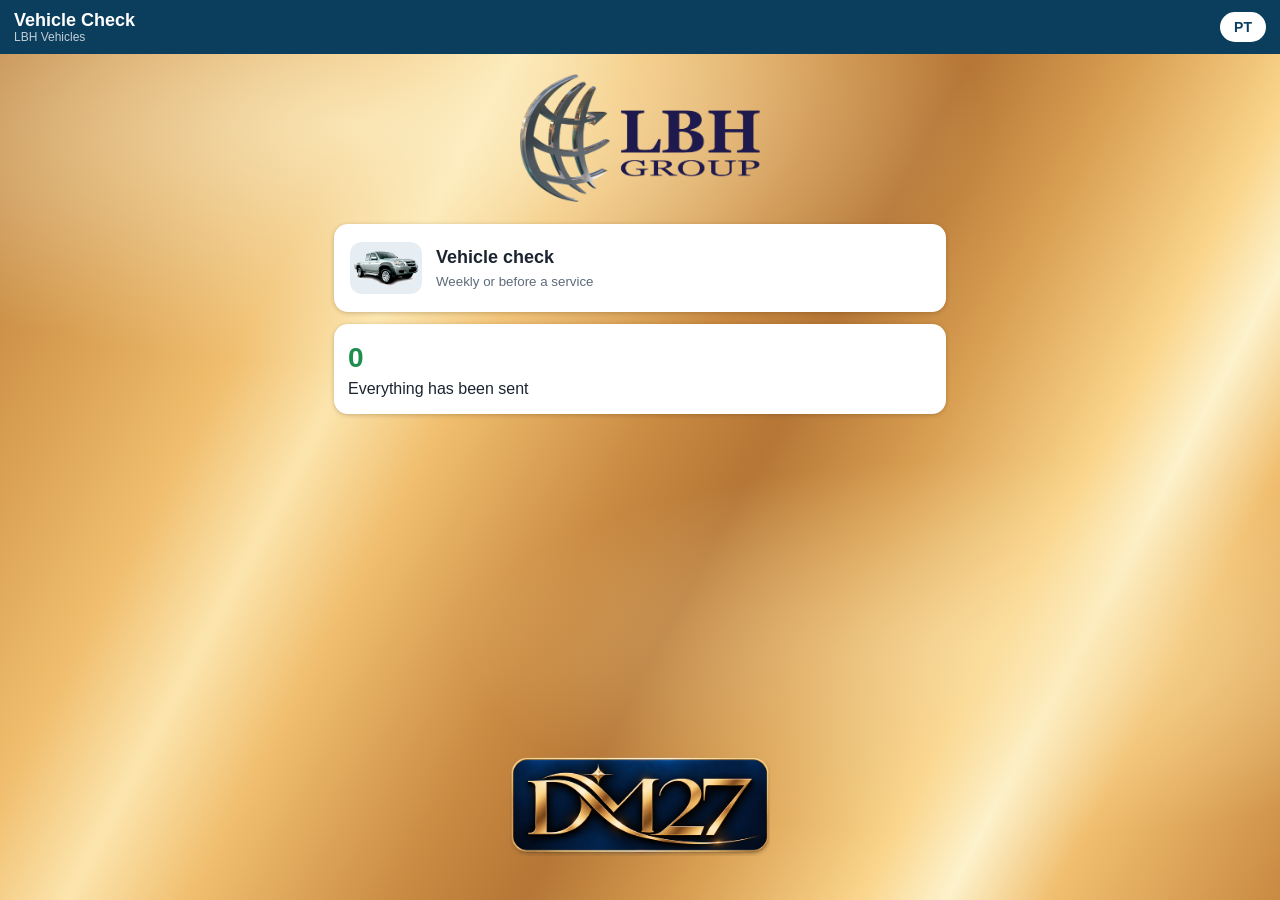
<file: index.html>
<!DOCTYPE html>
<html lang="en">
<head>
<meta charset="utf-8">
<meta name="viewport" content="width=device-width, initial-scale=1, viewport-fit=cover">
<meta name="theme-color" content="#0b3d5c">
<meta name="apple-mobile-web-app-capable" content="yes">
<meta name="apple-mobile-web-app-status-bar-style" content="black-translucent">
<meta name="apple-mobile-web-app-title" content="Vehicle Check">
<title>Vehicle Check</title>
<link rel="manifest" href="manifest.webmanifest">
<link rel="icon" href="icons/icon-192.png">
<link rel="apple-touch-icon" href="icons/icon-180.png">
<link rel="stylesheet" href="style.css">
</head>
<body>
<header class="top">
  <button id="backBtn" class="back hidden" aria-label="Back">‹</button>
  <div class="brand"><strong id="hdrTitle">Vehicle Check</strong><span id="hdrSub">LBH Vehicles</span></div>
  <button id="langBtn" class="lang">PT</button>
</header>
<div id="netBanner" class="banner hidden"></div>
<main id="view"></main>
<div id="toast" class="toast hidden"></div>
<script src="config.js"></script>
<script src="data.js"></script>
<script src="fleet.js"></script>
<script src="app.js"></script>
</body>
</html>
</file>
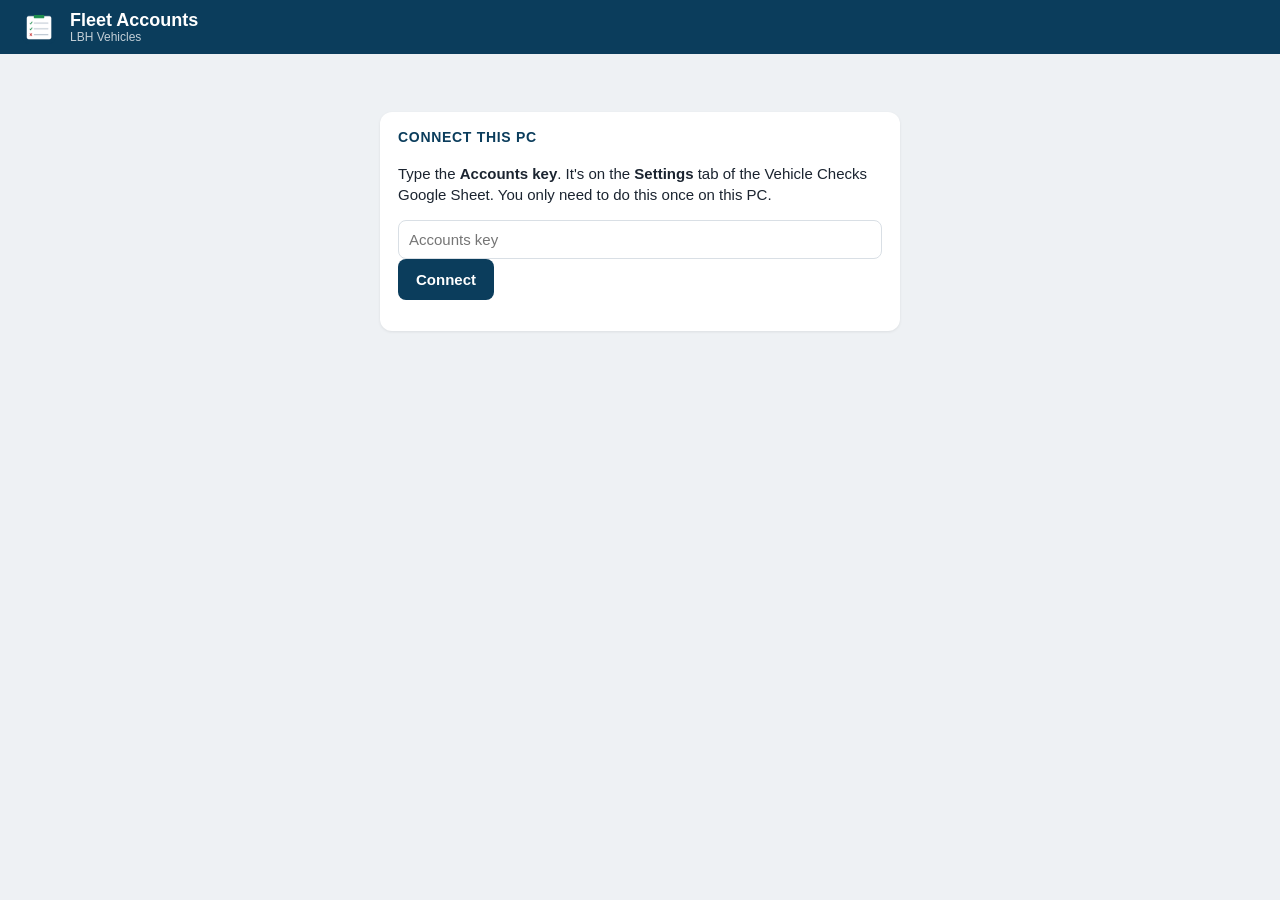
<file: accounts/index.html>
<!DOCTYPE html>
<html lang="en">
<head>
<meta charset="utf-8">
<meta name="viewport" content="width=device-width, initial-scale=1">
<meta name="robots" content="noindex">
<title>Fleet Accounts – LBH Vehicles</title>
<link rel="icon" href="../icons/icon-192.png">
<link rel="stylesheet" href="../controller/controller.css">
<link rel="stylesheet" href="accounts.css">
</head>
<body>
<header class="top">
  <img src="../icons/icon-192.png" alt="" class="logo">
  <div class="brand"><strong>Fleet Accounts</strong><span>LBH Vehicles</span></div>
  <nav id="tabs" class="hidden">
    <button data-tab="needs" class="on">Needs costs <span id="needBadge" class="badge hidden"></span></button>
    <button data-tab="vehicles">Vehicles</button>
    <button data-tab="running">Add running cost</button>
    <button data-tab="reports">Reports</button>
  </nav>
  <button id="reload" class="ghost hidden" title="Reload data from the Sheet">⟳ Refresh</button>
</header>

<main>
  <section id="gate" class="card narrow hidden">
    <h2>Connect this PC</h2>
    <p>Type the <b>Accounts key</b>. It's on the <b>Settings</b> tab of the Vehicle Checks Google Sheet. You only need to do this once on this PC.</p>
    <form id="gateForm"><input id="akey" autocomplete="off" placeholder="Accounts key" required> <button class="btn">Connect</button></form>
    <p id="gateMsg" class="err"></p>
  </section>

  <div id="loading" class="card narrow">Loading costs…</div>

  <!-- jobs waiting for costs -->
  <section id="tab-needs" class="hidden">
    <div class="card">
      <div class="bar"><h2>Jobs waiting for costs</h2>
        <label class="inline">Site <select id="needSite"></select></label>
        <label class="inline"><input type="checkbox" id="needOnly" checked> Only vehicles with jobs to cost</label>
        <button class="btn sec slim" id="needExport">⬇ Export to Excel</button>
      </div>
      <div id="needSummary" class="summary"></div>
      <div id="needList"></div>
      <p class="muted small">Every workshop job (controller page, supervisor app or imported service report) that has no total cost is listed here until its costs are entered.</p>
    </div>
  </section>

  <!-- every vehicle by site with its costs -->
  <section id="tab-vehicles" class="hidden">
    <div class="card period" data-period></div>
    <div class="card" id="vehListCard">
      <div class="bar"><h2>Costs per vehicle</h2>
        <label class="inline">Site <select id="vehSite"></select></label>
      </div>
      <div class="scroll"><table class="list costs" id="vehTable"></table></div>
      <p class="muted small">Click a vehicle to see every cost on it.</p>
    </div>
    <div class="card hidden" id="vehDetailCard">
      <div class="bar"><h2 id="vehTitle"></h2>
        <button class="btn sec slim" id="vehBack">‹ All vehicles</button>
        <button class="btn sec slim" id="vehAddRun">+ Running cost</button>
        <button class="btn slim" id="vehExport">⬇ Export to Excel</button>
      </div>
      <div id="vehSummary" class="summary"></div>
      <div class="scroll"><table class="list costs" id="vehLines"></table></div>
    </div>
  </section>

  <!-- running costs -->
  <section id="tab-running" class="hidden">
    <form id="runForm" autocomplete="off" novalidate class="card">
      <div class="bar"><h2 id="runTitle">Add a running cost</h2><button type="button" class="btn sec slim hidden" id="runCancel">Cancel edit</button></div>
      <div class="grid g4">
        <label class="span2">Vehicle *<select name="reg" required></select></label>
        <label>Date *<input type="date" name="date" required></label>
        <label>Category *<select name="category" required></select></label>
      </div>
      <div class="grid g4">
        <label>Amount (<span class="cur"></span>) *<input type="number" name="amount" min="0" step="0.01" required></label>
        <label class="fuelOnly">Litres<input type="number" name="litres" min="0" step="0.01"></label>
        <label>Km on odometer<input type="number" name="km" min="0" step="1"></label>
        <label>Supplier<input name="supplier" list="suppliers"></label>
      </div>
      <div class="grid g4">
        <label class="span2">Description<input name="desc" placeholder="e.g. Annual insurance 2027, toll Maputo–Matola"></label>
        <label>Invoice / receipt no.<input name="invNo"></label>
        <label>Invoice / receipt (PDF or photo)<input type="file" name="invoice" accept="application/pdf,image/*"></label>
      </div>
      <div class="grid g4">
        <label class="span2">Entered by *<input name="by" required></label>
        <label class="span2">Notes<input name="notes"></label>
      </div>
      <datalist id="suppliers"></datalist>
      <div class="actions">
        <span id="runMsg" class="err"></span>
        <button type="button" id="runDelete" class="btn danger hidden">Delete</button>
        <button id="runSave" class="btn">Save running cost</button>
      </div>
    </form>
    <div class="card">
      <div class="bar"><h2>Latest running costs</h2></div>
      <div class="scroll"><table class="list" id="runRecent"></table></div>
    </div>
  </section>

  <!-- reports -->
  <section id="tab-reports" class="hidden">
    <div class="card period" data-period></div>
    <div class="card">
      <div class="bar"><h2>Report</h2>
        <label class="inline">For <select id="repScope"></select></label>
        <button class="btn slim" id="repExport">⬇ Export to Excel</button>
      </div>
      <div id="repSummary" class="summary"></div>
      <h3>By category</h3><table class="list costs" id="repCat"></table>
      <div id="repSiteBox"><h3>By site</h3><div class="scroll"><table class="list costs" id="repSite"></table></div></div>
      <div id="repVehBox"><h3>By vehicle</h3><div class="scroll"><table class="list costs" id="repVeh"></table></div></div>
      <h3>By month</h3><div class="scroll"><table class="list costs" id="repMonth"></table></div>
      <p class="muted small" id="repNote"></p>
    </div>
  </section>
</main>

<!-- enter costs for a job -->
<dialog id="jobDlg">
  <form method="dialog" id="jobForm" autocomplete="off" novalidate>
    <h2 id="jobTitle">Enter costs</h2>
    <div id="jobInfo" class="jobinfo"></div>
    <div class="grid g4">
      <label>Parts (<span class="cur"></span>)<input type="number" name="parts" min="0" step="0.01"></label>
      <label>Labour<input type="number" name="labour" min="0" step="0.01"></label>
      <label>Other<input type="number" name="other" min="0" step="0.01"></label>
      <label>Total<output id="jobTotal" class="out big">0</output></label>
    </div>
    <div class="grid g4">
      <label class="span2">Workshop / supplier<input name="workshop" list="workshops"></label>
      <label>Invoice no.<input name="invNo"></label>
      <label>Invoice (PDF or photo)<input type="file" name="invoice" accept="application/pdf,image/*"></label>
    </div>
    <div class="grid g4">
      <label class="span2">Entered by *<input name="by" required></label>
      <label class="span2">Note for the record<input name="notes"></label>
    </div>
    <datalist id="workshops"></datalist>
    <div class="actions">
      <span id="jobMsg" class="err"></span>
      <button type="button" class="btn sec" id="jobCancel">Cancel</button>
      <button type="button" class="btn" id="jobSave">Save costs</button>
    </div>
  </form>
</dialog>

<div id="toast" class="toast hidden"></div>

<script src="../config.js"></script>
<script src="xlsx-lite.js"></script>
<script src="accounts.js"></script>
</body>
</html>
</file>
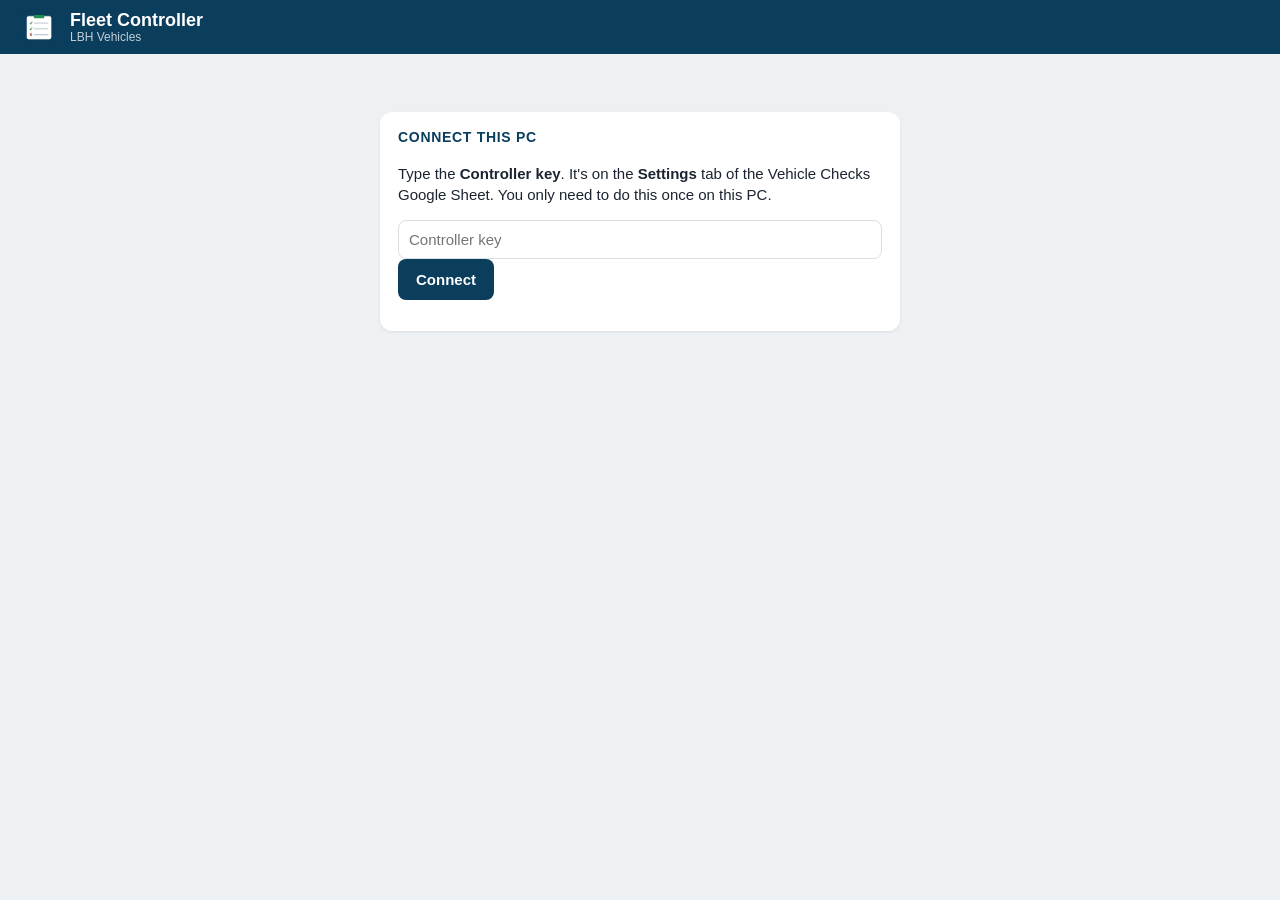
<file: controller/index.html>
<!DOCTYPE html>
<html lang="en">
<head>
<meta charset="utf-8">
<meta name="viewport" content="width=device-width, initial-scale=1">
<meta name="robots" content="noindex">
<title>Fleet Controller – LBH Vehicles</title>
<link rel="icon" href="../icons/icon-192.png">
<link rel="stylesheet" href="controller.css">
</head>
<body>
<header class="top">
  <img src="../icons/icon-192.png" alt="" class="logo">
  <div class="brand"><strong>Fleet Controller</strong><span>LBH Vehicles</span></div>
  <nav id="tabs" class="hidden">
    <button data-tab="work" class="on">Record work</button>
    <button data-tab="fleet">Fleet status</button>
    <button data-tab="recent">Recent work</button>
  </nav>
  <button id="reload" class="ghost hidden" title="Reload data from the Sheet">⟳ Refresh</button>
</header>

<main>
  <!-- first-time key -->
  <section id="gate" class="card narrow hidden">
    <h2>Connect this PC</h2>
    <p>Type the <b>Controller key</b>. It's on the <b>Settings</b> tab of the Vehicle Checks Google Sheet. You only need to do this once on this PC.</p>
    <form id="gateForm"><input id="ckey" autocomplete="off" placeholder="Controller key" required> <button class="btn">Connect</button></form>
    <p id="gateMsg" class="err"></p>
  </section>

  <div id="loading" class="card narrow">Loading fleet…</div>

  <!-- record work -->
  <section id="tab-work" class="hidden">
    <form id="workForm" autocomplete="off" novalidate>
      <div class="card">
        <h2>Vehicle &amp; job</h2>
        <div class="grid g4">
          <label class="span2">Vehicle *<select name="reg" required></select></label>
          <label>Date *<input type="date" name="date" required></label>
          <label>Km on odometer<input type="number" name="km" min="0" step="1" inputmode="numeric"></label>
        </div>
        <div id="vehInfo" class="info"></div>
        <div class="grid g4">
          <label>Type of work *<select name="type" required></select></label>
          <label class="span2">Workshop / mechanic<input name="workshop" list="workshops"></label>
          <label>Invoice no.<input name="invoiceNo"></label>
        </div>
        <label>Work done (one job per line) *<textarea name="work" rows="4" required placeholder="e.g. Engine service&#10;Rear brake pads replaced&#10;Tailgate latch repaired"></textarea></label>
      </div>

      <div class="card">
        <h2>Parts &amp; materials</h2>
        <table class="parts">
          <thead><tr><th style="width:34%">Part</th><th style="width:20%">Part no.</th><th style="width:9%">Qty</th><th style="width:15%">Unit cost</th><th style="width:15%" class="num">Line total</th><th></th></tr></thead>
          <tbody id="partRows"></tbody>
        </table>
        <button type="button" id="addPart" class="btn sec">+ Add part</button>
        <datalist id="partNames"></datalist><datalist id="workshops"></datalist>
      </div>

      <div class="card">
        <h2>Costs</h2>
        <div class="grid g4">
          <label>Parts<output id="partsTotal" class="out">0</output></label>
          <label>Labour<input type="number" name="labour" min="0" step="0.01"></label>
          <label>Other (towing, transport…)<input type="number" name="other" min="0" step="0.01"></label>
          <label>Total<output id="grandTotal" class="out big">0</output></label>
        </div>
        <label>Invoice / quote (PDF or photo)<input type="file" name="invoice" accept="application/pdf,image/*"></label>
      </div>

      <div class="card" id="defectCard">
        <h2>Open defects on this vehicle</h2>
        <div id="defectList" class="muted">Choose a vehicle.</div>
      </div>

      <div class="card">
        <h2>Still to do</h2>
        <label>Work still needed on this vehicle (one per line). Each line stays on the "work needed" list until it is closed.
          <textarea name="followups" rows="3" placeholder="e.g. Jack broken – needs replacing&#10;AC not cooling – quote needed"></textarea></label>
        <div class="grid g4">
          <label class="span2">Entered by *<input name="enteredBy" required></label>
          <label class="span2">Notes<input name="notes"></label>
        </div>
      </div>

      <div class="actions">
        <span id="formMsg" class="err"></span>
        <button type="button" id="clearForm" class="btn sec">Clear form</button>
        <button id="submitBtn" class="btn">Save work record</button>
      </div>
    </form>
  </section>

  <!-- fleet status -->
  <section id="tab-fleet" class="hidden">
    <div class="card">
      <div class="bar"><h2>Fleet status</h2>
        <label class="inline">Site <select id="siteFilter"><option value="">All sites</option></select></label>
        <label class="inline"><input type="checkbox" id="onlyActive" checked> Active only</label>
      </div>
      <div id="summary" class="summary"></div>
      <div class="scroll"><table class="list" id="fleetTable"></table></div>
      <p class="muted small">Click a vehicle to record work on it.</p>
    </div>
  </section>

  <!-- recent -->
  <section id="tab-recent" class="hidden">
    <div class="card"><h2>Last 25 work records</h2><div class="scroll"><table class="list" id="recentTable"></table></div></div>
  </section>
</main>
<div id="toast" class="toast hidden"></div>

<script src="../config.js"></script>
<script src="../data.js"></script>
<script src="controller.js"></script>
</body>
</html>
</file>
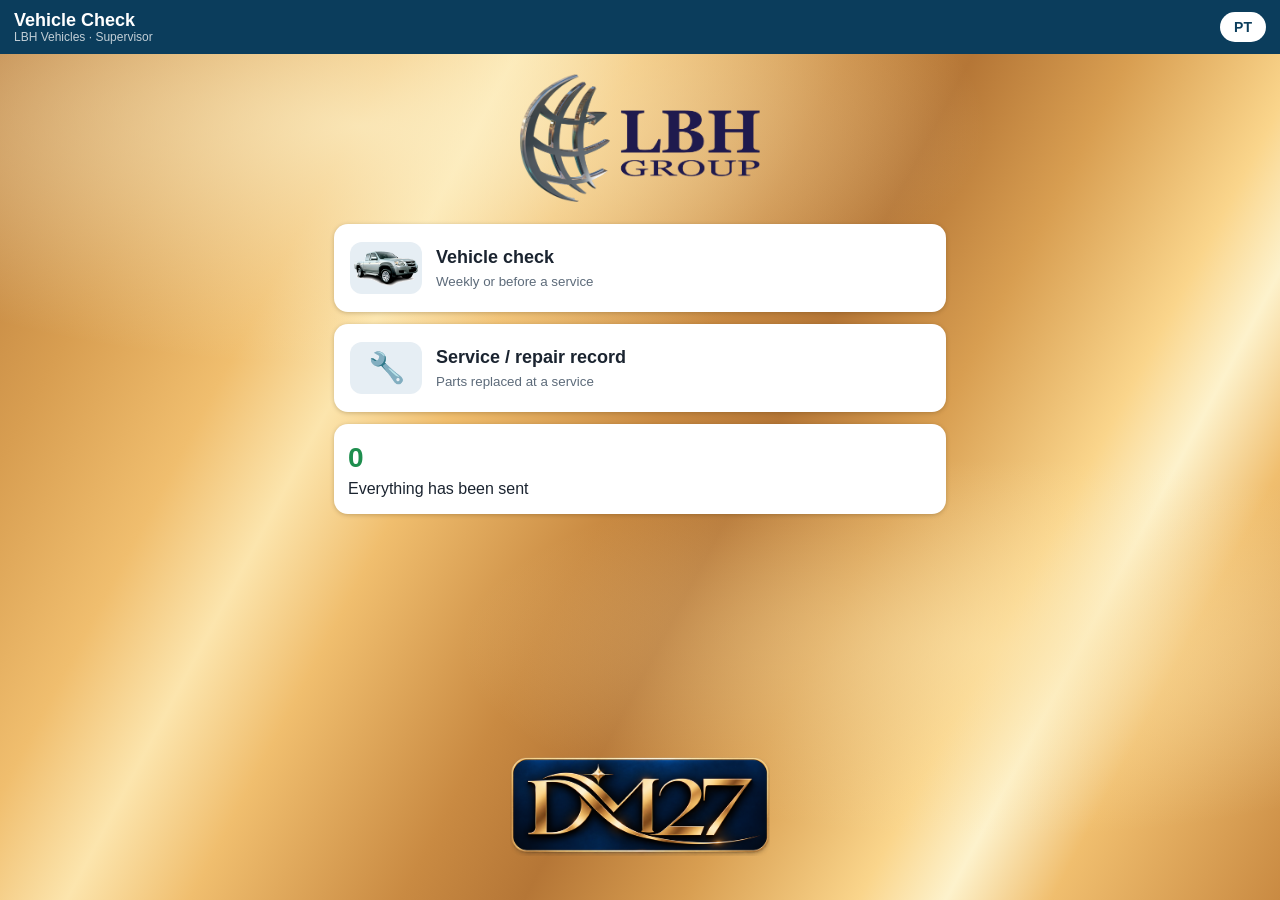
<file: supervisor/index.html>
<!DOCTYPE html>
<html lang="en">
<head>
<meta charset="utf-8">
<meta name="viewport" content="width=device-width, initial-scale=1, viewport-fit=cover">
<meta name="theme-color" content="#0b3d5c">
<meta name="apple-mobile-web-app-capable" content="yes">
<meta name="apple-mobile-web-app-status-bar-style" content="black-translucent">
<meta name="apple-mobile-web-app-title" content="VC Supervisor">
<title>Vehicle Check – Supervisor</title>
<link rel="manifest" href="manifest.webmanifest">
<link rel="icon" href="../icons/icon-192.png">
<link rel="apple-touch-icon" href="../icons/icon-180.png">
<link rel="stylesheet" href="../style.css">
</head>
<body>
<header class="top">
  <button id="backBtn" class="back hidden" aria-label="Back">‹</button>
  <div class="brand"><strong id="hdrTitle">Vehicle Check</strong><span id="hdrSub">LBH Vehicles</span></div>
  <button id="langBtn" class="lang">PT</button>
</header>
<div id="netBanner" class="banner hidden"></div>
<main id="view"></main>
<div id="toast" class="toast hidden"></div>
<script>window.APP_MODE = "supervisor"; window.APP_BASE = "../";</script>
<script src="../config.js"></script>
<script src="../data.js"></script>
<script src="../fleet.js"></script>
<script src="../app.js"></script>
</body>
</html>
</file>
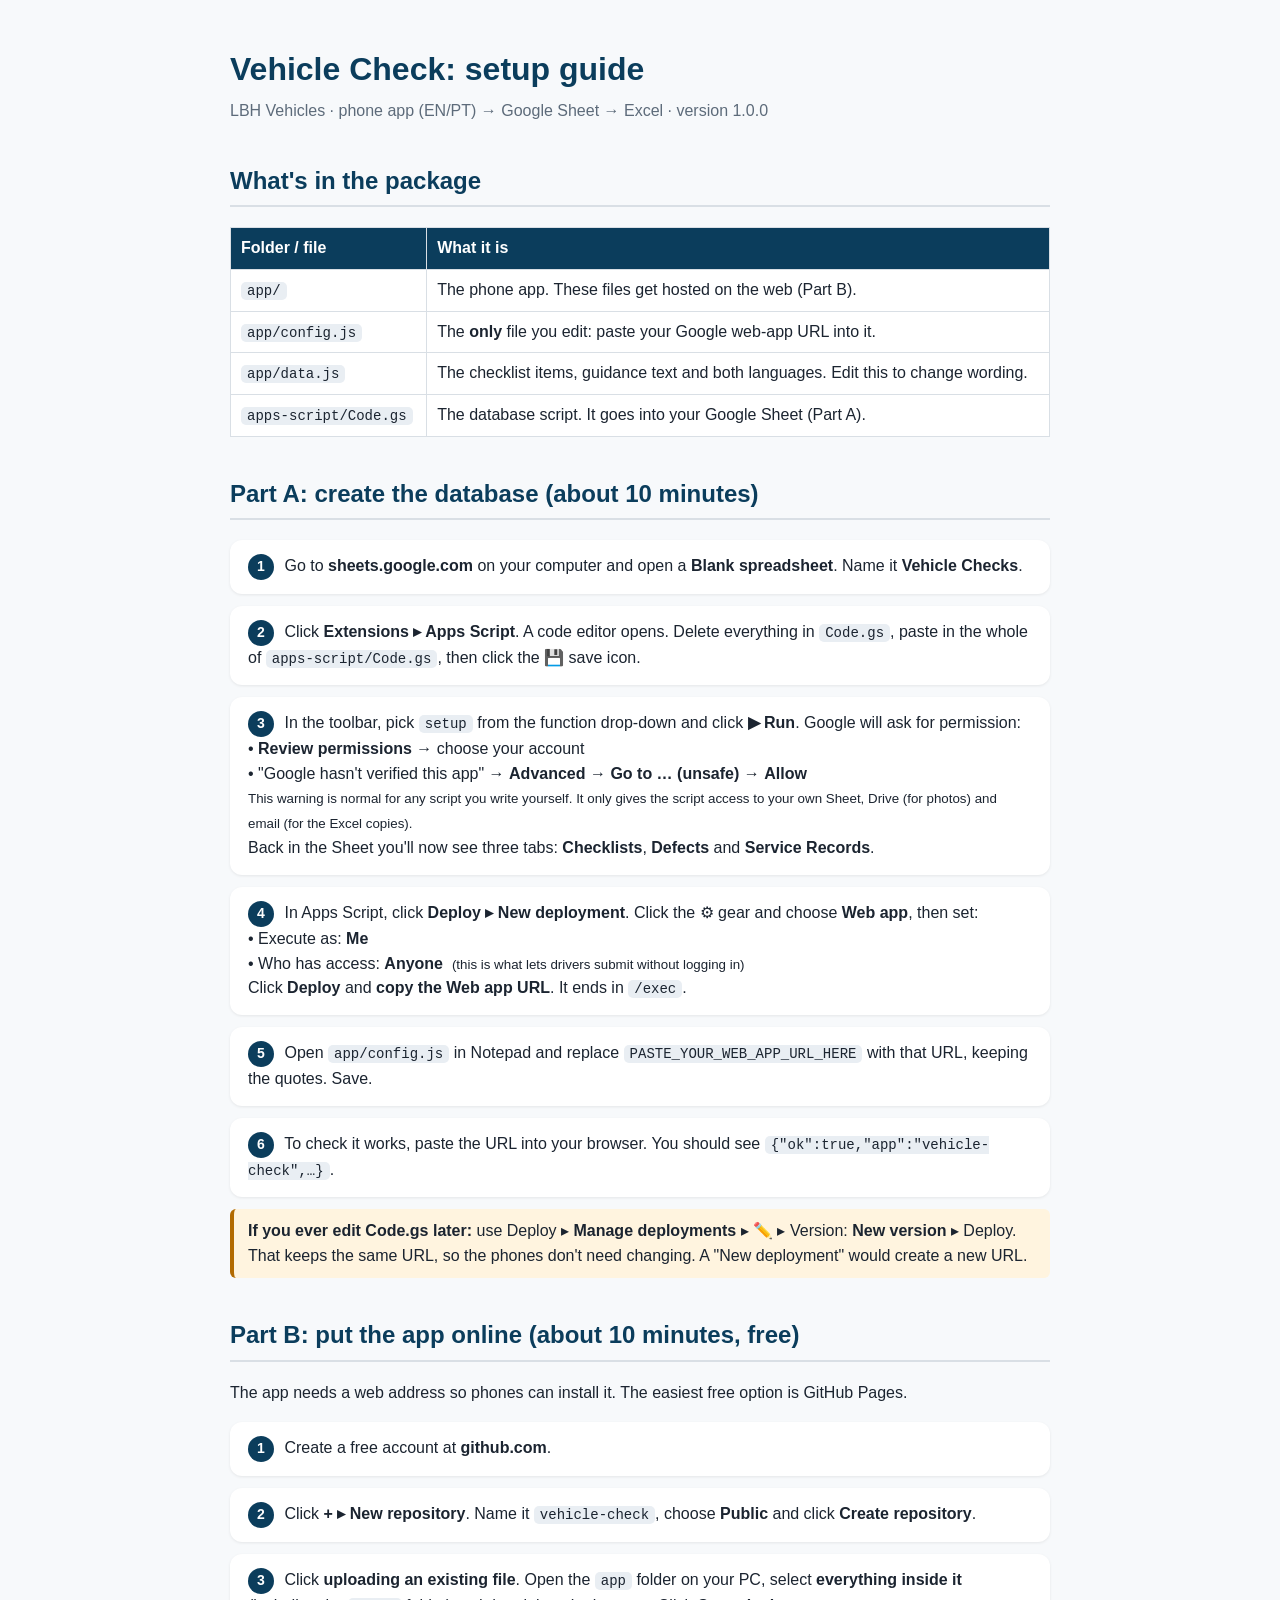
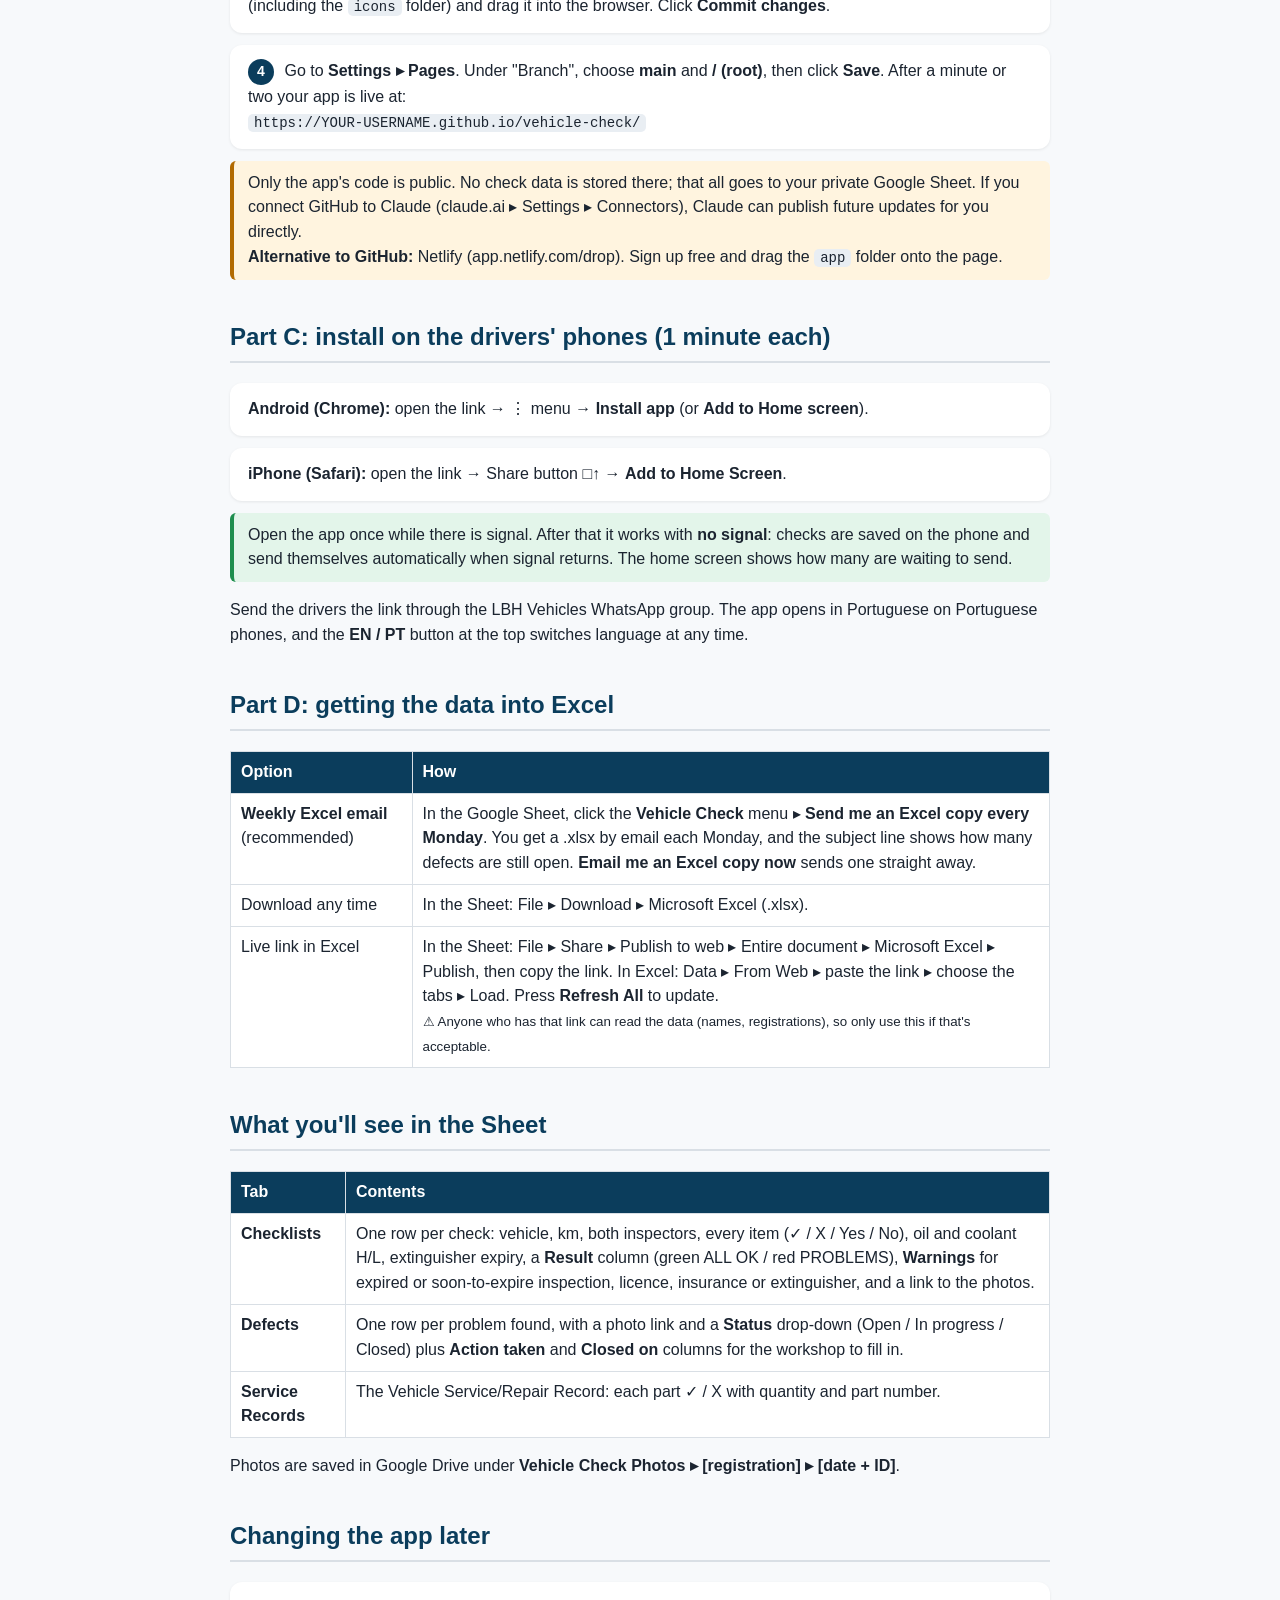
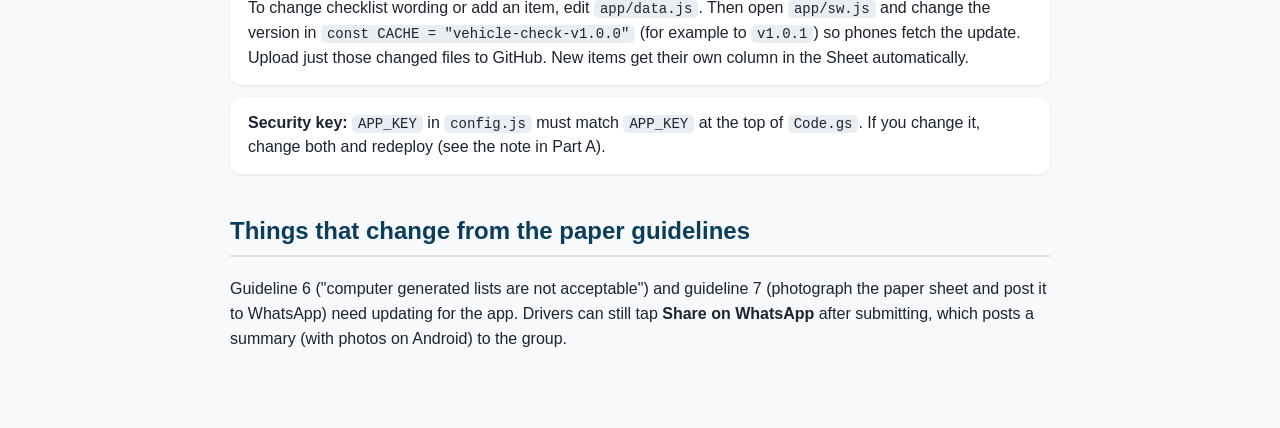
<file: SETUP-GUIDE.html>
<!DOCTYPE html>
<html lang="en"><head><meta charset="utf-8"><meta name="viewport" content="width=device-width,initial-scale=1">
<title>Vehicle Check – Setup Guide</title>
<style>
body{font:16px/1.55 -apple-system,Segoe UI,Roboto,Arial,sans-serif;color:#1b2430;max-width:820px;margin:0 auto;padding:24px 20px 60px;background:#f7f9fb}
h1{color:#0b3d5c;margin-bottom:4px}h1+p{color:#5d6b7a;margin-top:0}
h2{color:#0b3d5c;border-bottom:2px solid #d9dfe5;padding-bottom:6px;margin-top:38px}
.step{background:#fff;border-radius:12px;box-shadow:0 1px 3px rgba(0,0,0,.08);padding:14px 18px;margin:12px 0}
.step b.n{display:inline-grid;place-items:center;width:26px;height:26px;border-radius:50%;background:#0b3d5c;color:#fff;font-size:14px;margin-right:6px}
code{background:#e9eef3;padding:1px 6px;border-radius:5px;font-size:14px}
.note{background:#fff4df;border-left:4px solid #b26a00;padding:10px 14px;border-radius:6px;margin:12px 0}
.ok{background:#e3f5ea;border-left:4px solid #1e8e4e;padding:10px 14px;border-radius:6px;margin:12px 0}
table{border-collapse:collapse;width:100%;background:#fff}td,th{border:1px solid #d9dfe5;padding:8px 10px;text-align:left;vertical-align:top}th{background:#0b3d5c;color:#fff}
</style></head><body>
<h1>Vehicle Check: setup guide</h1>
<p>LBH Vehicles · phone app (EN/PT) → Google Sheet → Excel · version 1.0.0</p>

<h2>What's in the package</h2>
<table>
<tr><th>Folder / file</th><th>What it is</th></tr>
<tr><td><code>app/</code></td><td>The phone app. These files get hosted on the web (Part B).</td></tr>
<tr><td><code>app/config.js</code></td><td>The <b>only</b> file you edit: paste your Google web-app URL into it.</td></tr>
<tr><td><code>app/data.js</code></td><td>The checklist items, guidance text and both languages. Edit this to change wording.</td></tr>
<tr><td><code>apps-script/Code.gs</code></td><td>The database script. It goes into your Google Sheet (Part A).</td></tr>
</table>

<h2>Part A: create the database (about 10 minutes)</h2>
<div class="step"><b class="n">1</b> Go to <b>sheets.google.com</b> on your computer and open a <b>Blank spreadsheet</b>. Name it <b>Vehicle Checks</b>.</div>
<div class="step"><b class="n">2</b> Click <b>Extensions ▸ Apps Script</b>. A code editor opens. Delete everything in <code>Code.gs</code>, paste in the whole of <code>apps-script/Code.gs</code>, then click the 💾 save icon.</div>
<div class="step"><b class="n">3</b> In the toolbar, pick <code>setup</code> from the function drop-down and click <b>▶ Run</b>. Google will ask for permission:
<br>• <b>Review permissions</b> → choose your account
<br>• "Google hasn't verified this app" → <b>Advanced</b> → <b>Go to … (unsafe)</b> → <b>Allow</b>
<br><small>This warning is normal for any script you write yourself. It only gives the script access to your own Sheet, Drive (for photos) and email (for the Excel copies).</small>
<br>Back in the Sheet you'll now see three tabs: <b>Checklists</b>, <b>Defects</b> and <b>Service Records</b>.</div>
<div class="step"><b class="n">4</b> In Apps Script, click <b>Deploy ▸ New deployment</b>. Click the ⚙ gear and choose <b>Web app</b>, then set:
<br>• Execute as: <b>Me</b>
<br>• Who has access: <b>Anyone</b> &nbsp;<small>(this is what lets drivers submit without logging in)</small>
<br>Click <b>Deploy</b> and <b>copy the Web app URL</b>. It ends in <code>/exec</code>.</div>
<div class="step"><b class="n">5</b> Open <code>app/config.js</code> in Notepad and replace <code>PASTE_YOUR_WEB_APP_URL_HERE</code> with that URL, keeping the quotes. Save.</div>
<div class="step"><b class="n">6</b> To check it works, paste the URL into your browser. You should see <code>{"ok":true,"app":"vehicle-check",…}</code>.</div>
<div class="note"><b>If you ever edit Code.gs later:</b> use Deploy ▸ <b>Manage deployments</b> ▸ ✏️ ▸ Version: <b>New version</b> ▸ Deploy. That keeps the same URL, so the phones don't need changing. A "New deployment" would create a new URL.</div>

<h2>Part B: put the app online (about 10 minutes, free)</h2>
<p>The app needs a web address so phones can install it. The easiest free option is GitHub Pages.</p>
<div class="step"><b class="n">1</b> Create a free account at <b>github.com</b>.</div>
<div class="step"><b class="n">2</b> Click <b>+ ▸ New repository</b>. Name it <code>vehicle-check</code>, choose <b>Public</b> and click <b>Create repository</b>.</div>
<div class="step"><b class="n">3</b> Click <b>uploading an existing file</b>. Open the <code>app</code> folder on your PC, select <b>everything inside it</b> (including the <code>icons</code> folder) and drag it into the browser. Click <b>Commit changes</b>.</div>
<div class="step"><b class="n">4</b> Go to <b>Settings ▸ Pages</b>. Under "Branch", choose <b>main</b> and <b>/ (root)</b>, then click <b>Save</b>. After a minute or two your app is live at:<br><code>https://YOUR-USERNAME.github.io/vehicle-check/</code></div>
<div class="note">Only the app's code is public. No check data is stored there; that all goes to your private Google Sheet. If you connect GitHub to Claude (claude.ai ▸ Settings ▸ Connectors), Claude can publish future updates for you directly.<br>
<b>Alternative to GitHub:</b> Netlify (app.netlify.com/drop). Sign up free and drag the <code>app</code> folder onto the page.</div>

<h2>Part C: install on the drivers' phones (1 minute each)</h2>
<div class="step"><b>Android (Chrome):</b> open the link → ⋮ menu → <b>Install app</b> (or <b>Add to Home screen</b>).</div>
<div class="step"><b>iPhone (Safari):</b> open the link → Share button □↑ → <b>Add to Home Screen</b>.</div>
<div class="ok">Open the app once while there is signal. After that it works with <b>no signal</b>: checks are saved on the phone and send themselves automatically when signal returns. The home screen shows how many are waiting to send.</div>
<p>Send the drivers the link through the LBH Vehicles WhatsApp group. The app opens in Portuguese on Portuguese phones, and the <b>EN / PT</b> button at the top switches language at any time.</p>

<h2>Part D: getting the data into Excel</h2>
<table>
<tr><th>Option</th><th>How</th></tr>
<tr><td><b>Weekly Excel email</b> (recommended)</td><td>In the Google Sheet, click the <b>Vehicle Check</b> menu ▸ <b>Send me an Excel copy every Monday</b>. You get a .xlsx by email each Monday, and the subject line shows how many defects are still open. <b>Email me an Excel copy now</b> sends one straight away.</td></tr>
<tr><td>Download any time</td><td>In the Sheet: File ▸ Download ▸ Microsoft Excel (.xlsx).</td></tr>
<tr><td>Live link in Excel</td><td>In the Sheet: File ▸ Share ▸ Publish to web ▸ Entire document ▸ Microsoft Excel ▸ Publish, then copy the link. In Excel: Data ▸ From Web ▸ paste the link ▸ choose the tabs ▸ Load. Press <b>Refresh All</b> to update.<br><small>⚠ Anyone who has that link can read the data (names, registrations), so only use this if that's acceptable.</small></td></tr>
</table>

<h2>What you'll see in the Sheet</h2>
<table>
<tr><th>Tab</th><th>Contents</th></tr>
<tr><td><b>Checklists</b></td><td>One row per check: vehicle, km, both inspectors, every item (✓ / X / Yes / No), oil and coolant H/L, extinguisher expiry, a <b>Result</b> column (green ALL OK / red PROBLEMS), <b>Warnings</b> for expired or soon-to-expire inspection, licence, insurance or extinguisher, and a link to the photos.</td></tr>
<tr><td><b>Defects</b></td><td>One row per problem found, with a photo link and a <b>Status</b> drop-down (Open / In progress / Closed) plus <b>Action taken</b> and <b>Closed on</b> columns for the workshop to fill in.</td></tr>
<tr><td><b>Service Records</b></td><td>The Vehicle Service/Repair Record: each part ✓ / X with quantity and part number.</td></tr>
</table>
<p>Photos are saved in Google Drive under <b>Vehicle Check Photos ▸ [registration] ▸ [date + ID]</b>.</p>

<h2>Changing the app later</h2>
<div class="step">To change checklist wording or add an item, edit <code>app/data.js</code>. Then open <code>app/sw.js</code> and change the version in <code>const CACHE = "vehicle-check-v1.0.0"</code> (for example to <code>v1.0.1</code>) so phones fetch the update. Upload just those changed files to GitHub. New items get their own column in the Sheet automatically.</div>
<div class="step"><b>Security key:</b> <code>APP_KEY</code> in <code>config.js</code> must match <code>APP_KEY</code> at the top of <code>Code.gs</code>. If you change it, change both and redeploy (see the note in Part A).</div>

<h2>Things that change from the paper guidelines</h2>
<p>Guideline 6 ("computer generated lists are not acceptable") and guideline 7 (photograph the paper sheet and post it to WhatsApp) need updating for the app. Drivers can still tap <b>Share on WhatsApp</b> after submitting, which posts a summary (with photos on Android) to the group.</p>
</body></html>
</file>
<file: style.css>
:root{
  --navy:#0b3d5c; --navy2:#145a85; --bg:#d89e51; --onbg:#0b2a40; --card:#fff; --ink:#1b2430; --muted:#5d6b7a;
  --line:#d9dfe5; --ok:#1e8e4e; --okbg:#e3f5ea; --bad:#c62828; --badbg:#fdeaea; --warn:#b26a00; --warnbg:#fff4df;
  --r:14px;
}
*{box-sizing:border-box;-webkit-tap-highlight-color:transparent}
html{background:var(--bg)}
html,body{margin:0;color:var(--ink);font:16px/1.4 -apple-system,BlinkMacSystemFont,"Segoe UI",Roboto,Arial,sans-serif}
.hidden{display:none!important}
.top{position:sticky;top:0;z-index:10;display:flex;align-items:center;gap:10px;background:var(--navy);color:#fff;
  padding:calc(10px + env(safe-area-inset-top)) 14px 10px}
.brand{flex:1;display:flex;flex-direction:column;line-height:1.15}
.brand strong{font-size:18px}.brand span{font-size:12px;opacity:.75}
.back{background:none;border:0;color:#fff;font-size:34px;line-height:1;padding:0 8px 4px 0;cursor:pointer}
.lang{background:#fff;color:var(--navy);border:0;border-radius:20px;padding:7px 14px;font-weight:700;font-size:14px;cursor:pointer}
.banner{background:var(--warnbg);color:var(--warn);padding:10px 14px;font-size:14px;border-bottom:1px solid #f0d9a8}
main{max-width:640px;margin:0 auto;padding:14px 14px calc(110px + env(safe-area-inset-bottom))}
h2{font-size:15px;text-transform:uppercase;letter-spacing:.04em;color:var(--onbg);margin:22px 4px 8px}
.card{background:var(--card);border-radius:var(--r);box-shadow:0 1px 3px rgba(0,0,0,.08);padding:14px;margin-bottom:12px}
.bigbtn{display:flex;align-items:center;gap:14px;width:100%;text-align:left;background:var(--card);border:0;border-radius:var(--r);
  box-shadow:0 1px 3px rgba(0,0,0,.1);padding:18px 16px;margin-bottom:12px;cursor:pointer;font:inherit;color:inherit}
.bigbtn .ico{font-size:30px;width:52px;height:52px;border-radius:12px;display:grid;place-items:center;background:#e6eef4;flex:none}
.bigbtn b{display:block;font-size:18px}.bigbtn small{color:var(--muted)}
.pending{display:flex;align-items:center;justify-content:space-between;gap:10px}
.pending .n{font-size:28px;font-weight:700;color:var(--warn)}
.pending.zero .n{color:var(--ok)}
.btn{border:0;border-radius:10px;padding:12px 16px;font:inherit;font-weight:600;cursor:pointer;background:var(--navy);color:#fff}
.btn.sec{background:#e6eef4;color:var(--navy)}
.btn.wa{background:#25d366;color:#fff}
.btn:disabled{opacity:.5}
.list .row{display:flex;justify-content:space-between;gap:8px;padding:10px 0;border-top:1px solid var(--line);font-size:14px}
.list .row:first-child{border-top:0}
.tag{font-size:12px;border-radius:20px;padding:2px 9px;white-space:nowrap;align-self:center}
.tag.ok{background:var(--okbg);color:var(--ok)}.tag.q{background:var(--warnbg);color:var(--warn)}.tag.bad{background:var(--badbg);color:var(--bad)}
label.f{display:block;margin-bottom:12px}
label.f>span{display:block;font-size:13px;font-weight:600;color:var(--muted);margin-bottom:4px}
input,textarea,select{width:100%;font:inherit;font-size:16px;padding:11px 12px;border:1.5px solid var(--line);border-radius:10px;background:#fff;color:var(--ink)}
input:focus,textarea:focus{outline:none;border-color:var(--navy2)}
input.err,textarea.err,.item.err{border-color:var(--bad)!important;box-shadow:0 0 0 2px var(--badbg)}
.two{display:grid;grid-template-columns:1fr 1fr;gap:10px}
.help{font-size:12px;color:var(--muted);margin-top:4px}
.exp-warn{font-size:12px;font-weight:700;margin-top:4px}
.exp-warn.bad{color:var(--bad)}.exp-warn.soon{color:var(--warn)}
.seg{display:flex;gap:8px}
.seg button{flex:1;padding:12px 8px;border-radius:10px;border:1.5px solid var(--line);background:#fff;font:inherit;font-weight:600;cursor:pointer;color:var(--ink)}
.seg button.on{background:var(--navy);border-color:var(--navy);color:#fff}
.item{background:var(--card);border-radius:var(--r);border:1.5px solid transparent;box-shadow:0 1px 3px rgba(0,0,0,.08);padding:12px 12px 12px;margin-bottom:10px}
.item.isok{border-color:#bfe5cd}.item.isbad{border-color:#f2b8b8;background:#fffafa}
.item .head{display:flex;align-items:flex-start;gap:8px}
.item .num{flex:none;width:26px;height:26px;border-radius:50%;background:#e6eef4;color:var(--navy);font-size:13px;font-weight:700;display:grid;place-items:center;margin-top:1px}
.item .name{flex:1;font-weight:600;font-size:16px}
.item .info{flex:none;border:0;background:none;color:var(--navy2);font-size:20px;cursor:pointer;padding:0 2px}
.item .guide{font-size:13px;color:var(--muted);background:#f6f8fa;border-radius:8px;padding:8px 10px;margin:8px 0 0}
.lightsTag{font-size:11px;background:#fff1c9;color:#7a5800;border-radius:10px;padding:1px 7px;margin-left:6px;font-weight:600;vertical-align:middle}
.choice{display:flex;gap:10px;margin-top:10px}
.choice button{flex:1;min-height:52px;border-radius:12px;border:2px solid var(--line);background:#fff;font:inherit;font-size:17px;font-weight:700;cursor:pointer;color:var(--muted)}
.choice button.good.on{background:var(--ok);border-color:var(--ok);color:#fff}
.choice button.bad.on{background:var(--bad);border-color:var(--bad);color:#fff}
.sub{margin-top:10px}
.hl{display:flex;gap:8px;align-items:center;margin-top:10px;font-size:14px;color:var(--muted)}
.hl button{width:56px;height:40px;border-radius:10px;border:2px solid var(--line);background:#fff;font-weight:700;font-size:16px;cursor:pointer}
.hl button.on{background:var(--navy);border-color:var(--navy);color:#fff}
.photos{display:flex;flex-wrap:wrap;gap:8px;margin-top:8px;align-items:center}
.photos .ph{position:relative;width:72px;height:72px;border-radius:8px;overflow:hidden;background:#ddd}
.photos .ph img{width:100%;height:100%;object-fit:cover}
.photos .ph button{position:absolute;top:2px;right:2px;width:22px;height:22px;border-radius:50%;border:0;background:rgba(0,0,0,.6);color:#fff;font-size:13px;line-height:22px;padding:0;cursor:pointer}
.addph{display:inline-flex;align-items:center;gap:6px;border:1.5px dashed var(--navy2);color:var(--navy2);border-radius:10px;padding:10px 12px;font-weight:600;font-size:14px;cursor:pointer;background:#fff}
.addph input{display:none}
.progress{position:sticky;top:calc(58px + env(safe-area-inset-top));z-index:5;background:rgba(240,190,110,.88);backdrop-filter:blur(6px);-webkit-backdrop-filter:blur(6px);border-radius:0 0 10px 10px;padding:8px 2px 6px}
.bar{height:8px;background:#dfe5ea;border-radius:8px;overflow:hidden}
.bar i{display:block;height:100%;background:var(--ok);width:0;transition:width .2s}
.progress small{display:block;text-align:right;color:var(--muted);font-size:12px;margin-top:3px}
.stop{background:var(--bad);color:#fff;font-weight:700;text-align:center;border-radius:var(--r);padding:12px;font-size:14px;margin:16px 0}
.footer{position:fixed;left:0;right:0;bottom:0;background:rgba(216,158,81,.94);border-top:1px solid #b57636;backdrop-filter:blur(6px);-webkit-backdrop-filter:blur(6px);padding:10px 14px calc(10px + env(safe-area-inset-bottom));z-index:9}
.footer .btn{width:100%;max-width:612px;display:block;margin:0 auto;padding:16px;font-size:18px}
.errors{background:var(--badbg);color:var(--bad);border-radius:var(--r);padding:12px 14px;font-size:14px;margin-bottom:12px}
.errors ul{margin:6px 0 0 18px;padding:0}
.done{text-align:center;padding-top:30px}
.done .big{font-size:64px}
.done h1{margin:8px 0 4px;font-size:24px}
.done .summary{text-align:left}
.done .btn{width:100%;margin-top:10px;padding:15px;font-size:17px}
.svc{display:grid;grid-template-columns:1fr 64px;gap:8px 10px;align-items:center;padding:10px 0;border-top:1px solid var(--line)}
.svc:first-of-type{border-top:0}
.svc .pn{grid-column:1/3}
.svc .tick{height:44px;border-radius:10px;border:2px solid var(--line);background:#fff;font-size:20px;font-weight:700;cursor:pointer;color:var(--muted)}
.svc .tick.on{background:var(--ok);border-color:var(--ok);color:#fff}
.svc .tick.x{background:var(--bad);border-color:var(--bad);color:#fff}
.toast{position:fixed;left:50%;bottom:calc(90px + env(safe-area-inset-bottom));transform:translateX(-50%);background:#222;color:#fff;padding:10px 16px;border-radius:20px;font-size:14px;z-index:20;max-width:90vw;text-align:center}
.linkbtn{background:none;border:0;color:var(--muted);text-decoration:underline;font:inherit;font-size:14px;cursor:pointer;padding:8px}

main.is-home{padding-bottom:calc(14px + env(safe-area-inset-bottom))}
.home{display:flex;flex-direction:column;min-height:calc(100vh - 100px - env(safe-area-inset-top));min-height:calc(100dvh - 100px - env(safe-area-inset-top))}
.logo-foot{margin-top:auto;padding:24px 10px 6px;text-align:center}
.logo-foot img{width:100%;max-width:260px;height:auto;display:inline-block}
.logo-top{text-align:center;padding:6px 10px 16px}
.logo-top img{width:62%;max-width:240px;height:auto;display:inline-block}
.bigbtn .ico{width:72px}
.bigbtn .ico img{width:64px;height:44px;object-fit:contain;display:block}
select.err{border-color:var(--bad)!important;box-shadow:0 0 0 2px var(--badbg)}
select{appearance:auto;min-height:46px}
.editbar{background:#e8f0fe;color:#174ea6;border:1.5px solid #aecbfa;border-radius:var(--r);padding:12px 14px;font-size:14px;font-weight:600;margin-bottom:6px}
.editbar small{font-weight:400}
.list .rowend{display:flex;flex-direction:column;align-items:flex-end;gap:6px}
.editbtn{border:1.5px solid var(--navy2);background:#fff;color:var(--navy2);border-radius:8px;padding:5px 10px;font:inherit;font-size:13px;font-weight:600;cursor:pointer}
.edited{font-size:11px;color:var(--muted)}
.progress small,.linkbtn,.donemsg{color:var(--onbg)}
.done h1{color:var(--onbg)}
.card,.item,.bigbtn{box-shadow:0 1px 4px rgba(60,40,0,.25)}
/* Metallic gold sheen sampled from the DM27 lettering (fixed layer, so it also works on iPhone) */
body{background:transparent}
body::before{content:"";position:fixed;inset:0;z-index:-1;pointer-events:none;
  background:
    radial-gradient(ellipse 70% 38% at 28% 14%, rgba(253,242,204,.75), rgba(253,242,204,0) 70%),
    radial-gradient(ellipse 60% 30% at 78% 72%, rgba(252,229,173,.55), rgba(252,229,173,0) 70%),
    linear-gradient(118deg, #b57636 0%, #d89e51 14%, #f0be6e 24%, #fce5ad 31%, #f0be6e 38%, #c98a42 50%,
      #b57636 57%, #d89e51 66%, #fad58b 76%, #fdf2cc 81%, #f0be6e 87%, #c98a42 100%);}
h2{text-shadow:0 1px 0 rgba(255,240,200,.45)}
</file>
<file: controller/controller.css>
:root{--navy:#0b3d5c;--bg:#eef1f4;--card:#fff;--ink:#1b2430;--muted:#5d6b7a;--line:#d9dfe5;
  --ok:#1e8e4e;--okbg:#e3f5ea;--bad:#c62828;--badbg:#fdeaea;--warn:#b26a00;--warnbg:#fff4df}
*{box-sizing:border-box}
html,body{margin:0;background:var(--bg);color:var(--ink);font:15px/1.4 "Segoe UI",Roboto,Arial,sans-serif}
.hidden{display:none!important}
.top{position:sticky;top:0;z-index:5;display:flex;align-items:center;gap:14px;background:var(--navy);color:#fff;padding:10px 22px}
.logo{width:34px;height:34px;border-radius:8px}
.brand{display:flex;flex-direction:column;line-height:1.15;margin-right:20px}
.brand strong{font-size:18px}.brand span{font-size:12px;opacity:.75}
nav{display:flex;gap:4px;flex:1}
nav button,.ghost{background:none;border:0;color:#fff;opacity:.75;font:inherit;font-weight:600;padding:8px 14px;border-radius:8px;cursor:pointer}
nav button.on{background:rgba(255,255,255,.15);opacity:1}
.ghost:hover,nav button:hover{opacity:1}
main{max-width:1180px;margin:0 auto;padding:18px 22px 60px}
.card{background:var(--card);border-radius:12px;box-shadow:0 1px 3px rgba(0,0,0,.08);padding:16px 18px;margin-bottom:14px}
.card.narrow{max-width:520px;margin:40px auto}
h2{font-size:14px;text-transform:uppercase;letter-spacing:.05em;color:var(--navy);margin:0 0 12px}
label{display:block;font-size:13px;font-weight:600;color:var(--muted);margin-bottom:10px}
label.inline{display:inline-flex;align-items:center;gap:6px;margin:0 0 0 16px}
input,select,textarea{display:block;width:100%;margin-top:4px;font:inherit;color:var(--ink);padding:8px 10px;border:1px solid var(--line);border-radius:8px;background:#fff}
label.inline select,label.inline input{display:inline-block;width:auto;margin:0}
input[type=checkbox]{width:auto;display:inline}
textarea{resize:vertical}
input:focus,select:focus,textarea:focus{outline:2px solid #9cc3de;border-color:#9cc3de}
.invalid{border-color:var(--bad)!important;background:var(--badbg)}
.grid{display:grid;gap:0 14px}.g4{grid-template-columns:repeat(4,1fr)}.span2{grid-column:span 2}
.out{display:block;margin-top:4px;padding:8px 10px;border-radius:8px;background:#f4f6f8;color:var(--ink);font-size:15px}
.out.big{font-size:18px;font-weight:700;color:var(--navy)}
.info{margin:-2px 0 12px;padding:8px 12px;border-radius:8px;background:#f4f6f8;font-size:13px;min-height:20px}
.info:empty{display:none}
.btn{border:0;border-radius:8px;padding:10px 18px;font:inherit;font-weight:600;cursor:pointer;background:var(--navy);color:#fff}
.btn.sec{background:#e6eef4;color:var(--navy)}.btn:disabled{opacity:.5;cursor:wait}
.btn.x{background:none;color:var(--muted);padding:4px 8px;font-size:18px}
.actions{display:flex;justify-content:flex-end;align-items:center;gap:10px;position:sticky;bottom:0;background:var(--bg);padding:12px 0}
.actions .err{flex:1}
.err{color:var(--bad);font-weight:600}
.muted{color:var(--muted)}.small{font-size:12px}
table{border-collapse:collapse;width:100%}
.parts td{padding:3px 4px}.parts th{text-align:left;font-size:12px;color:var(--muted);padding:0 4px}
.parts input{margin:0}
.num{text-align:right}
.list th{text-align:left;font-size:12px;color:var(--muted);border-bottom:2px solid var(--line);padding:6px 8px;white-space:nowrap;position:sticky;top:0;background:#fff}
.list td{padding:6px 8px;border-bottom:1px solid #eef1f4;font-size:14px;vertical-align:top}
.list tbody tr{cursor:pointer}.list tbody tr:hover{background:#f6f9fb}
.scroll{max-height:68vh;overflow:auto}
.pill{display:inline-block;padding:1px 8px;border-radius:10px;font-size:12px;font-weight:700}
.p-OVERDUE{background:var(--badbg);color:var(--bad)}.p-Due{background:var(--warnbg);color:var(--warn)}.p-OK{background:var(--okbg);color:var(--ok)}.p-No{background:#eee;color:#666}
.bar{display:flex;align-items:center}.bar h2{margin:0;flex:1}
.summary{display:flex;gap:10px;margin:12px 0}
.summary div{flex:1;background:#f4f6f8;border-radius:10px;padding:10px;text-align:center}
.summary b{display:block;font-size:22px}.summary span{font-size:12px;color:var(--muted)}
.defect{display:grid;grid-template-columns:1fr 150px 1fr;gap:10px;align-items:center;padding:8px 0;border-bottom:1px solid #eef1f4}
.defect select,.defect input{margin:0}
.defect .what{font-size:14px}.defect .what small{color:var(--muted)}
.toast{position:fixed;bottom:24px;left:50%;transform:translateX(-50%);background:#1b2430;color:#fff;padding:12px 20px;border-radius:10px;z-index:20;box-shadow:0 4px 14px rgba(0,0,0,.25)}
@media (max-width:760px){.g4{grid-template-columns:1fr 1fr}.top{flex-wrap:wrap}.defect{grid-template-columns:1fr}}
.list tbody tr.site-start td{border-top:3px solid #0b3d5c}
.datebox{position:relative;display:block}
.datebox.has input[type=date]{color:transparent}
.datebox.has input[type=date]:focus{color:transparent}
.datetext{position:absolute;left:11px;top:calc(50% + 2px);transform:translateY(-50%);pointer-events:none;color:var(--ink);font:inherit}
.datebox.has input[type=date]::-webkit-datetime-edit{opacity:0}
select option.fault{background:#fdeaea;color:#8b1a1a}
select.fault{background-color:#fdeaea;border-color:#e8a5a5}
select option:not(.fault){background:#fff;color:#1b2430}
</file>
<file: accounts/accounts.css>
/* Accounts page – builds on ../controller/controller.css */
.badge{display:inline-block;min-width:20px;padding:0 6px;border-radius:10px;background:#f0be6e;color:#3d2a00;font-size:12px;font-weight:700;margin-left:4px}
.btn.slim{padding:7px 12px;font-size:14px;margin-left:10px}
.btn.danger{background:var(--badbg);color:var(--bad)}
h3{font-size:13px;text-transform:uppercase;letter-spacing:.04em;color:var(--muted);margin:22px 0 6px}
.period{display:flex;flex-wrap:wrap;align-items:center;gap:8px;padding:12px 18px}
.period b{color:var(--navy);margin-right:6px}
.period label{display:inline-flex;align-items:center;gap:6px;margin:0}
.period input{display:inline-block;width:auto;margin:0}
.period .q{background:#e6eef4;color:var(--navy);border:0;border-radius:16px;padding:6px 12px;font:inherit;font-size:13px;font-weight:600;cursor:pointer}
.period .q.on{background:var(--navy);color:#fff}
.site-h{display:flex;align-items:center;gap:10px;margin:18px 0 6px;padding:8px 12px;background:#0b3d5c;color:#fff;border-radius:8px}
.site-h b{font-size:15px;flex:1}.site-h span{font-size:13px;opacity:.9}
.vrow{display:grid;grid-template-columns:130px 180px 1fr auto;gap:10px;align-items:center;padding:8px 12px;border-bottom:1px solid #eef1f4}
.vrow.need{background:#fff6e6}
.vrow .cnt{font-size:13px;color:var(--muted)}
.vrow.need .cnt{color:#8a5a00;font-weight:700}
.jobs{margin:0 0 6px 24px;border-left:3px solid #f0be6e}
.job{display:grid;grid-template-columns:110px 130px 1fr 170px auto;gap:10px;align-items:start;padding:8px 12px;border-bottom:1px solid #f3e6cc;background:#fffaf0;font-size:14px}
.job small{color:var(--muted)}
.job .w{white-space:pre-line}
.costs td.num,.costs th.num{text-align:right;white-space:nowrap}
.costs tr.tot td{font-weight:700;border-top:2px solid var(--navy);background:#f8f1e2}
.costs tr.needrow td{background:#fff6e6}
.costs td.zero{color:#b8c0c8}
.tag{display:inline-block;padding:1px 8px;border-radius:10px;font-size:12px;font-weight:600;background:#e6eef4;color:var(--navy)}
.tag.Workshop{background:#e3f5ea;color:#1e8e4e}.tag.Fuel{background:#fff1d6;color:#8a5a00}
.tag.need{background:#fdeaea;color:var(--bad)}
dialog{border:0;border-radius:14px;padding:0;width:min(860px,94vw);box-shadow:0 10px 40px rgba(0,0,0,.35)}
dialog::backdrop{background:rgba(11,42,64,.45)}
dialog form{padding:18px 22px 6px}
.jobinfo{background:#f4f6f8;border-radius:8px;padding:10px 12px;margin-bottom:14px;font-size:14px;white-space:pre-line}
.jobinfo b{color:var(--navy)}
.actions .btn{margin-left:6px}
.fuelOnly.off{opacity:.4}
a.inv{white-space:nowrap}
@media (max-width:760px){.vrow,.job{grid-template-columns:1fr 1fr}}
.summary div.warnbox{background:#fff1d6}.summary div.warnbox b{color:#8a5a00}
.datetext.ph{color:var(--muted)}
.period .datebox{display:inline-block;min-width:150px}
</file>
